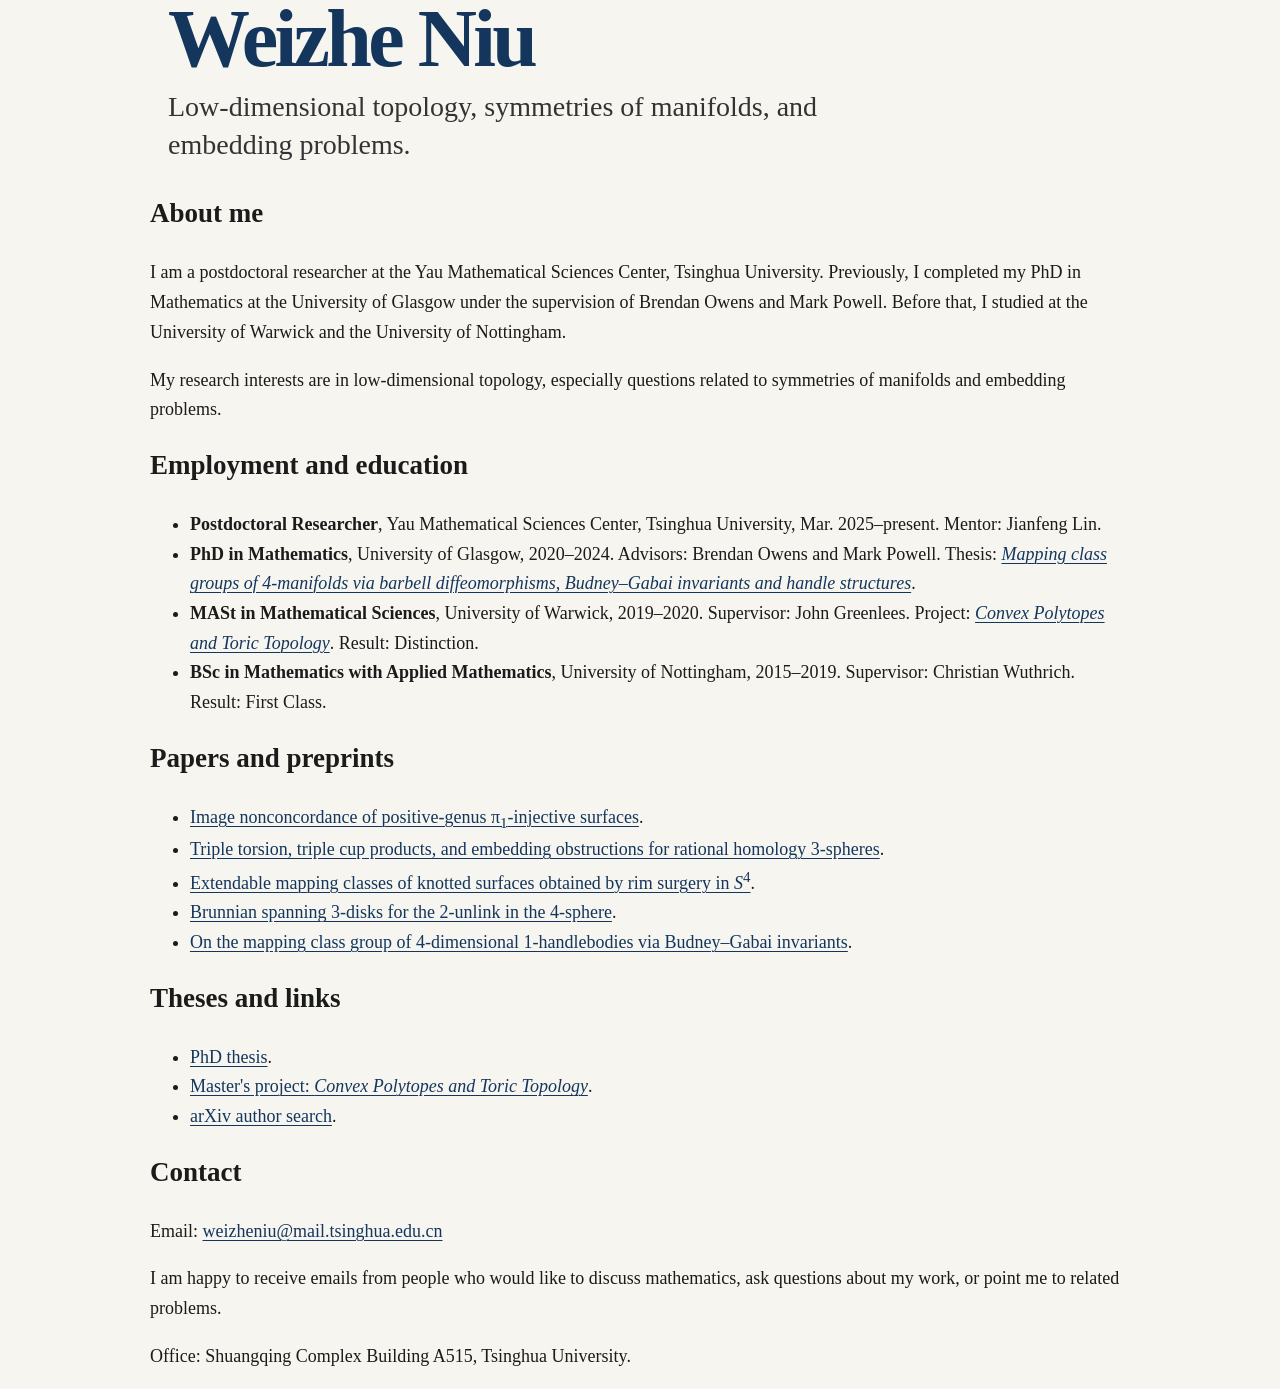
<file: index.html>
<!doctype html>
<html lang="en">
<head>
  <meta charset="utf-8">
  <meta name="viewport" content="width=device-width, initial-scale=1">
  <title>Weizhe Niu | Mathematics</title>
  <meta name="description" content="Personal webpage of Weizhe Niu, postdoctoral researcher at Yau Mathematical Sciences Center, Tsinghua University. Research interests: low-dimensional topology, symmetries of manifolds, and embedding problems.">
  <meta name="keywords" content="Weizhe Niu, Niu Weizhe, low-dimensional topology, symmetries of manifolds, embedding problems, 4-manifolds, mapping class groups, knotted surfaces, YMSC, Tsinghua University">
  <meta name="author" content="Weizhe Niu">
  <meta name="robots" content="index, follow">
  <link rel="canonical" href="https://zy18859wz.github.io/">

  <meta property="og:title" content="Weizhe Niu | Mathematics">
  <meta property="og:description" content="Personal webpage of Weizhe Niu. Low-dimensional topology, symmetries of manifolds, and embedding problems.">
  <meta property="og:type" content="website">
  <meta property="og:url" content="https://zy18859wz.github.io/">
  <meta name="twitter:card" content="summary">

  <link rel="stylesheet" href="styles.css?v=plain1">

  <script type="application/ld+json">
  {
    "@context": "https://schema.org",
    "@type": "Person",
    "name": "Weizhe Niu",
    "alternateName": "Niu Weizhe",
    "jobTitle": "Postdoctoral Researcher",
    "affiliation": {
      "@type": "Organization",
      "name": "Yau Mathematical Sciences Center, Tsinghua University"
    },
    "email": "mailto:weizheniu@mail.tsinghua.edu.cn",
    "url": "https://zy18859wz.github.io/",
    "knowsAbout": [
      "Low-dimensional topology",
      "Symmetries of manifolds",
      "Embedding problems",
      "4-manifolds",
      "Mapping class groups",
      "Knotted surfaces"
    ],
    "sameAs": [
      "https://arxiv.org/search/math?query=Weizhe+Niu&searchtype=author&abstracts=show&order=-announced_date_first&size=50",
      "https://theses.gla.ac.uk/84779/"
    ]
  }
  </script>
</head>
<body>
  <main class="page">
    <header class="site-header">
      <div class="header-text">
        <h1>Weizhe Niu</h1>
        <p class="subtitle">Low-dimensional topology, symmetries of manifolds, and embedding problems.</p>
      </div>
    </header>

    <section>
      <h2>About me</h2>
      <p>
        I am a postdoctoral researcher at the Yau Mathematical Sciences Center, Tsinghua University.
        Previously, I completed my PhD in Mathematics at the University of Glasgow under the supervision of
        Brendan Owens and Mark Powell. Before that, I studied at the University of Warwick and the University of Nottingham.
      </p>
      <p>
        My research interests are in low-dimensional topology, especially questions related to symmetries of manifolds
        and embedding problems.
      </p>
    </section>

    <section>
      <h2>Employment and education</h2>
      <ul>
        <li><strong>Postdoctoral Researcher</strong>, Yau Mathematical Sciences Center, Tsinghua University, Mar. 2025&ndash;present. Mentor: Jianfeng Lin.</li>
        <li><strong>PhD in Mathematics</strong>, University of Glasgow, 2020&ndash;2024. Advisors: Brendan Owens and Mark Powell. Thesis: <a href="https://theses.gla.ac.uk/84779/"><em>Mapping class groups of 4-manifolds via barbell diffeomorphisms, Budney&ndash;Gabai invariants and handle structures</em></a>.</li>
        <li><strong>MASt in Mathematical Sciences</strong>, University of Warwick, 2019&ndash;2020. Supervisor: John Greenlees. Project: <a href="master-thesis.pdf"><em>Convex Polytopes and Toric Topology</em></a>. Result: Distinction.</li>
        <li><strong>BSc in Mathematics with Applied Mathematics</strong>, University of Nottingham, 2015&ndash;2019. Supervisor: Christian Wuthrich. Result: First Class.</li>
      </ul>
    </section>

    <section>
      <h2>Papers and preprints</h2>
      <ul>
        <li><a href="https://arxiv.org/abs/2606.29122">Image nonconcordance of positive-genus &pi;<sub>1</sub>-injective surfaces</a>.</li>
        <li><a href="https://arxiv.org/abs/2606.12094">Triple torsion, triple cup products, and embedding obstructions for rational homology 3-spheres</a>.</li>
        <li><a href="https://arxiv.org/abs/2605.31383">Extendable mapping classes of knotted surfaces obtained by rim surgery in <em>S</em><sup>4</sup></a>.</li>
        <li><a href="https://arxiv.org/abs/2603.05063">Brunnian spanning 3-disks for the 2-unlink in the 4-sphere</a>.</li>
        <li><a href="https://arxiv.org/abs/2512.15099">On the mapping class group of 4-dimensional 1-handlebodies via Budney&ndash;Gabai invariants</a>.</li>
      </ul>
    </section>

    <section>
      <h2>Theses and links</h2>
      <ul>
        <li><a href="https://theses.gla.ac.uk/84779/">PhD thesis</a>.</li>
        <li><a href="master-thesis.pdf">Master's project: <em>Convex Polytopes and Toric Topology</em></a>.</li>
        <li><a href="https://arxiv.org/search/math?query=Weizhe+Niu&searchtype=author&abstracts=show&order=-announced_date_first&size=50">arXiv author search</a>.</li>
      </ul>
    </section>

    <section>
      <h2>Contact</h2>
      <p>Email: <a href="mailto:weizheniu@mail.tsinghua.edu.cn">weizheniu@mail.tsinghua.edu.cn</a></p>
      <p>I am happy to receive emails from people who would like to discuss mathematics, ask questions about my work, or point me to related problems.</p>
      <p>Office: Shuangqing Complex Building A515, Tsinghua University.</p>
    </section>
  </main>
</body>
</html>
</file>
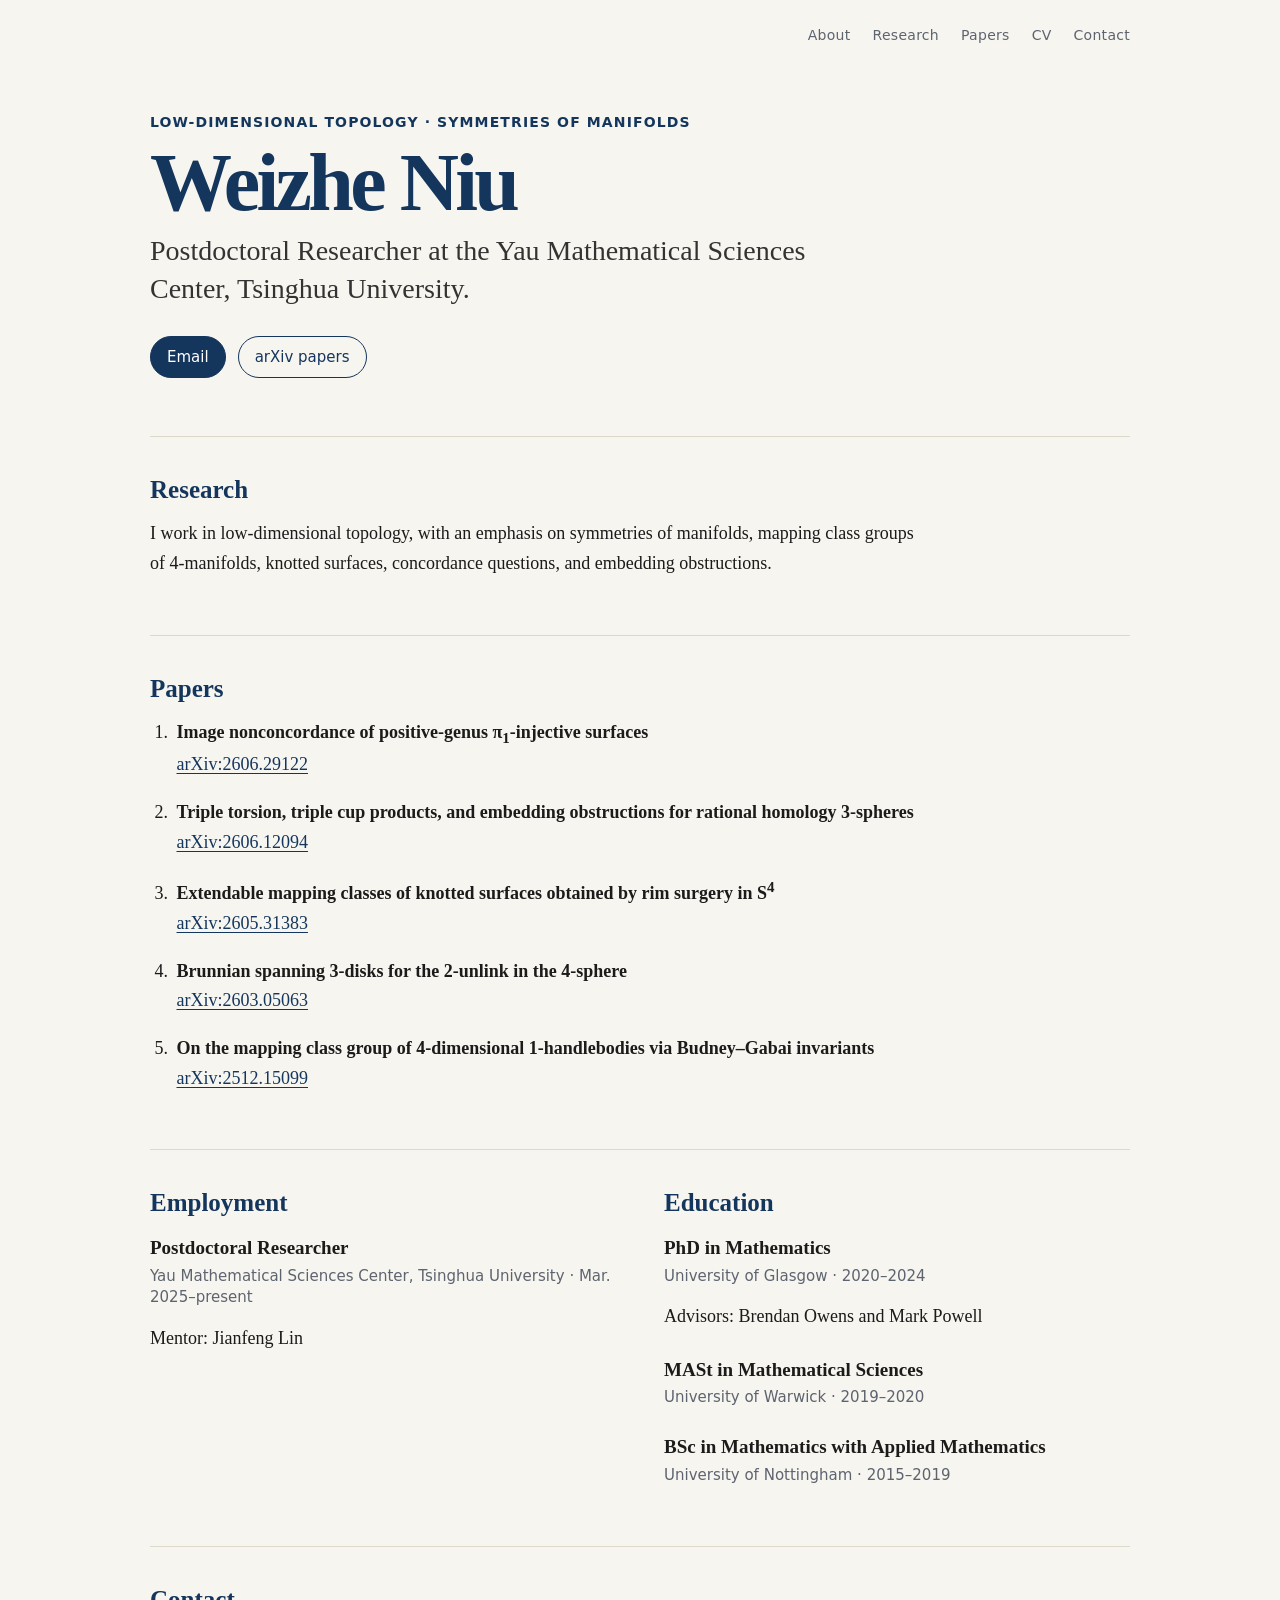
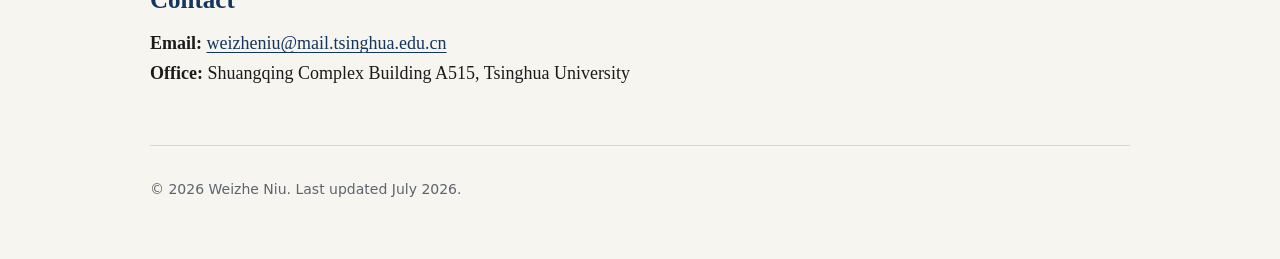
<file: index(1).html>
<!doctype html>
<html lang="en">
<head>
  <meta charset="utf-8">
  <meta name="viewport" content="width=device-width, initial-scale=1">
  <title>Weizhe Niu | Low-dimensional topology</title>
  <meta name="description" content="Weizhe Niu is a postdoctoral researcher at the Yau Mathematical Sciences Center, Tsinghua University. Research interests: low-dimensional topology and symmetries of manifolds.">
  <meta name="keywords" content="Weizhe Niu, Niu Weizhe, low-dimensional topology, 4-manifolds, mapping class groups, knotted surfaces, YMSC, Tsinghua University">
  <meta name="author" content="Weizhe Niu">
  <meta name="robots" content="index, follow">
  <meta property="og:title" content="Weizhe Niu | Low-dimensional topology">
  <meta property="og:description" content="Postdoctoral researcher at YMSC, Tsinghua University. Low-dimensional topology and symmetries of manifolds.">
  <meta property="og:type" content="website">
  <meta name="twitter:card" content="summary">
  <link rel="stylesheet" href="styles.css">
  <script type="application/ld+json">
  {
    "@context": "https://schema.org",
    "@type": "Person",
    "name": "Weizhe Niu",
    "alternateName": "Niu Weizhe",
    "jobTitle": "Postdoctoral Researcher",
    "affiliation": {
      "@type": "Organization",
      "name": "Yau Mathematical Sciences Center, Tsinghua University"
    },
    "email": "mailto:weizheniu@mail.tsinghua.edu.cn",
    "url": "https://zy18859wz.github.io/",
    "knowsAbout": [
      "Low-dimensional topology",
      "4-manifolds",
      "Mapping class groups",
      "Knotted surfaces",
      "Symmetries of manifolds"
    ],
    "sameAs": [
      "https://arxiv.org/search/math?query=Weizhe+Niu&searchtype=author&abstracts=show&order=-announced_date_first&size=50"
    ]
  }
  </script>
</head>
<body>
  <header class="site-header">
    <nav class="nav" aria-label="Main navigation">
      <a href="#about">About</a>
      <a href="#research">Research</a>
      <a href="#papers">Papers</a>
      <a href="#cv">CV</a>
      <a href="#contact">Contact</a>
    </nav>

    <section class="hero" id="about">
      <p class="eyebrow">Low-dimensional topology · Symmetries of manifolds</p>
      <h1>Weizhe Niu</h1>
      <p class="subtitle">Postdoctoral Researcher at the Yau Mathematical Sciences Center, Tsinghua University.</p>
      <div class="hero-links" aria-label="Profile links">
        <a class="button" href="mailto:weizheniu@mail.tsinghua.edu.cn">Email</a>
        <a class="button secondary" href="https://arxiv.org/search/math?query=Weizhe+Niu&searchtype=author&abstracts=show&order=-announced_date_first&size=50">arXiv papers</a>
      </div>
    </section>
  </header>

  <main>
    <section class="section" id="research">
      <h2>Research</h2>
      <p>
        I work in low-dimensional topology, with an emphasis on symmetries of manifolds,
        mapping class groups of 4-manifolds, knotted surfaces, concordance questions, and
        embedding obstructions.
      </p>
    </section>

    <section class="section" id="papers">
      <h2>Papers</h2>
      <ol class="papers">
        <li>
          <span class="paper-title">Image nonconcordance of positive-genus &pi;<sub>1</sub>-injective surfaces</span>
          <a href="https://arxiv.org/abs/2606.29122">arXiv:2606.29122</a>
        </li>
        <li>
          <span class="paper-title">Triple torsion, triple cup products, and embedding obstructions for rational homology 3-spheres</span>
          <a href="https://arxiv.org/abs/2606.12094">arXiv:2606.12094</a>
        </li>
        <li>
          <span class="paper-title">Extendable mapping classes of knotted surfaces obtained by rim surgery in S<sup>4</sup></span>
          <a href="https://arxiv.org/abs/2605.31383">arXiv:2605.31383</a>
        </li>
        <li>
          <span class="paper-title">Brunnian spanning 3-disks for the 2-unlink in the 4-sphere</span>
          <a href="https://arxiv.org/abs/2603.05063">arXiv:2603.05063</a>
        </li>
        <li>
          <span class="paper-title">On the mapping class group of 4-dimensional 1-handlebodies via Budney&ndash;Gabai invariants</span>
          <a href="https://arxiv.org/abs/2512.15099">arXiv:2512.15099</a>
        </li>
      </ol>
    </section>

    <section class="section two-column" id="cv">
      <div>
        <h2>Employment</h2>
        <div class="entry">
          <h3>Postdoctoral Researcher</h3>
          <p class="meta">Yau Mathematical Sciences Center, Tsinghua University · Mar. 2025&ndash;present</p>
          <p>Mentor: Jianfeng Lin</p>
        </div>
      </div>
      <div>
        <h2>Education</h2>
        <div class="entry">
          <h3>PhD in Mathematics</h3>
          <p class="meta">University of Glasgow · 2020&ndash;2024</p>
          <p>Advisors: Brendan Owens and Mark Powell</p>
        </div>
        <div class="entry">
          <h3>MASt in Mathematical Sciences</h3>
          <p class="meta">University of Warwick · 2019&ndash;2020</p>
        </div>
        <div class="entry">
          <h3>BSc in Mathematics with Applied Mathematics</h3>
          <p class="meta">University of Nottingham · 2015&ndash;2019</p>
        </div>
      </div>
    </section>

    <section class="section" id="contact">
      <h2>Contact</h2>
      <p>
        <strong>Email:</strong> <a href="mailto:weizheniu@mail.tsinghua.edu.cn">weizheniu@mail.tsinghua.edu.cn</a><br>
        <strong>Office:</strong> Shuangqing Complex Building A515, Tsinghua University
      </p>
    </section>
  </main>

  <footer>
    <p>&copy; <span id="year">2026</span> Weizhe Niu. Last updated July 2026.</p>
  </footer>

  <script>
    document.getElementById('year').textContent = new Date().getFullYear();
  </script>
</body>
</html>
</file>
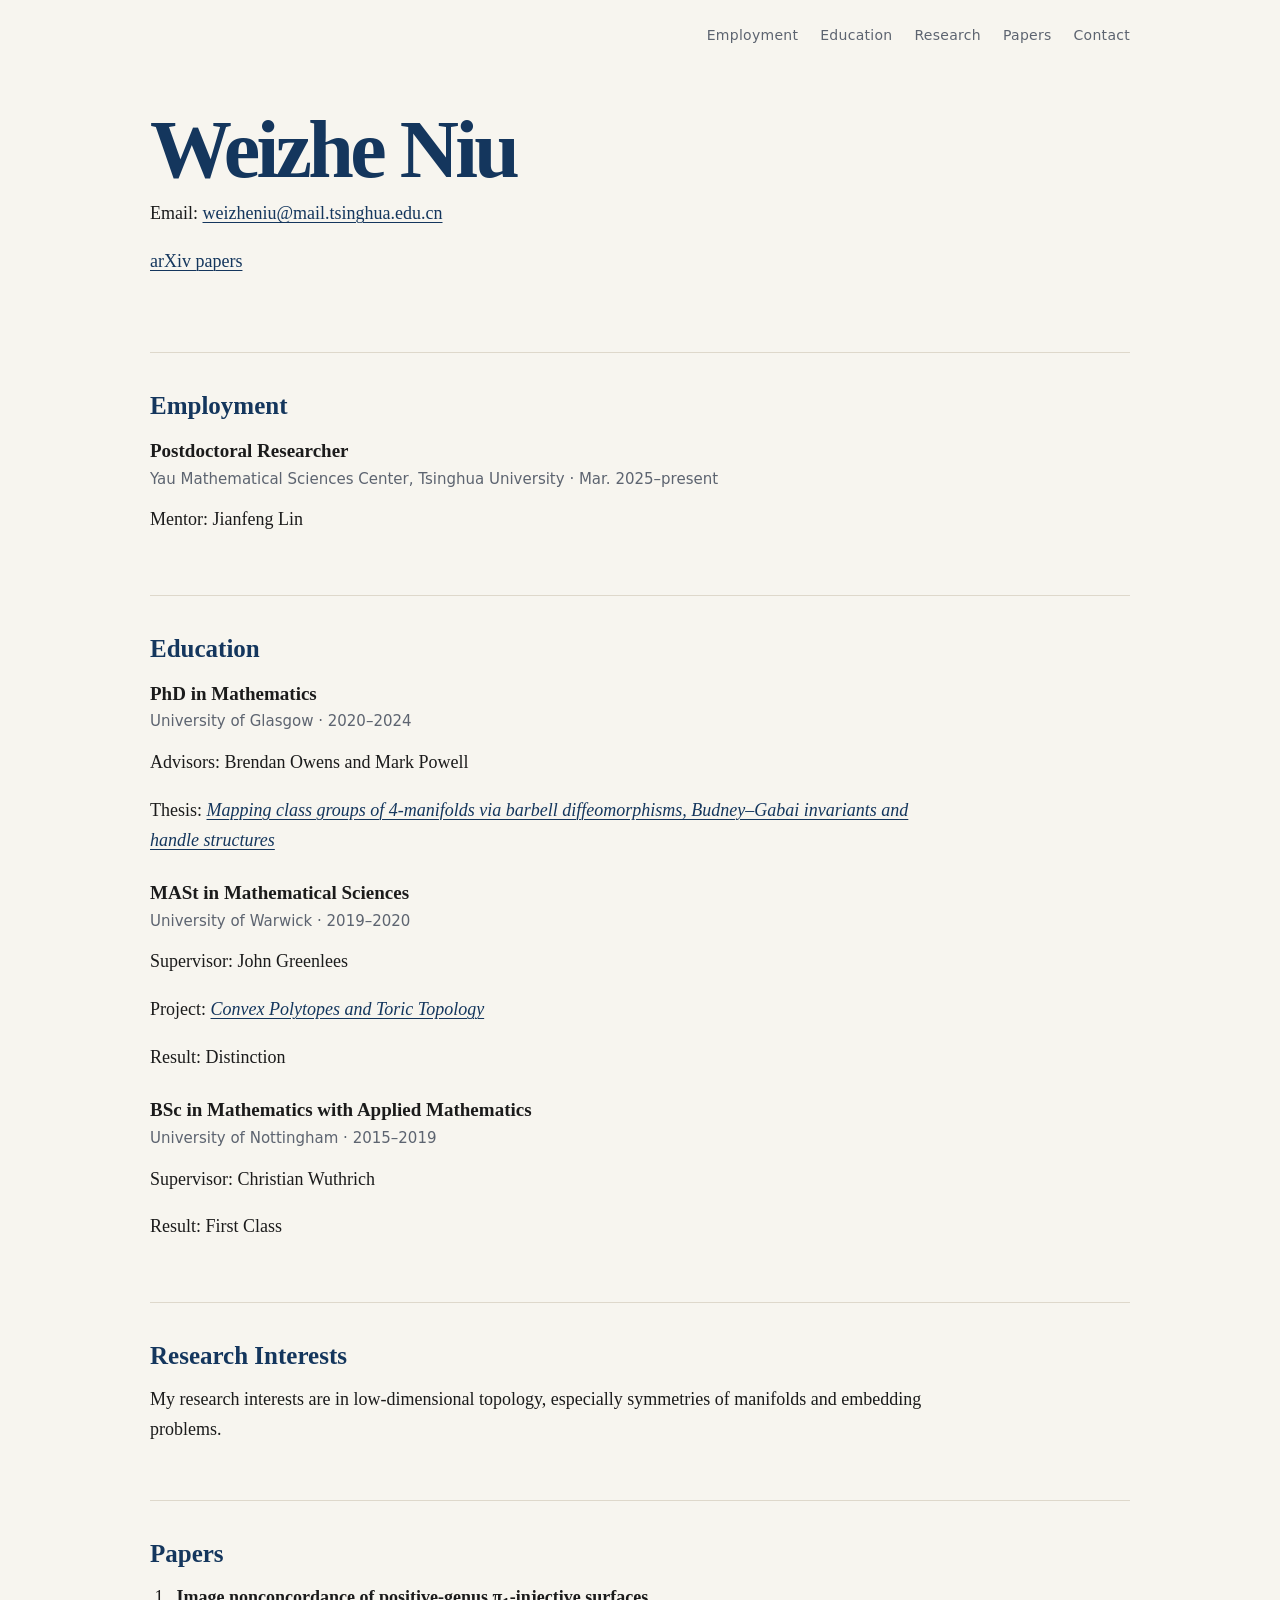
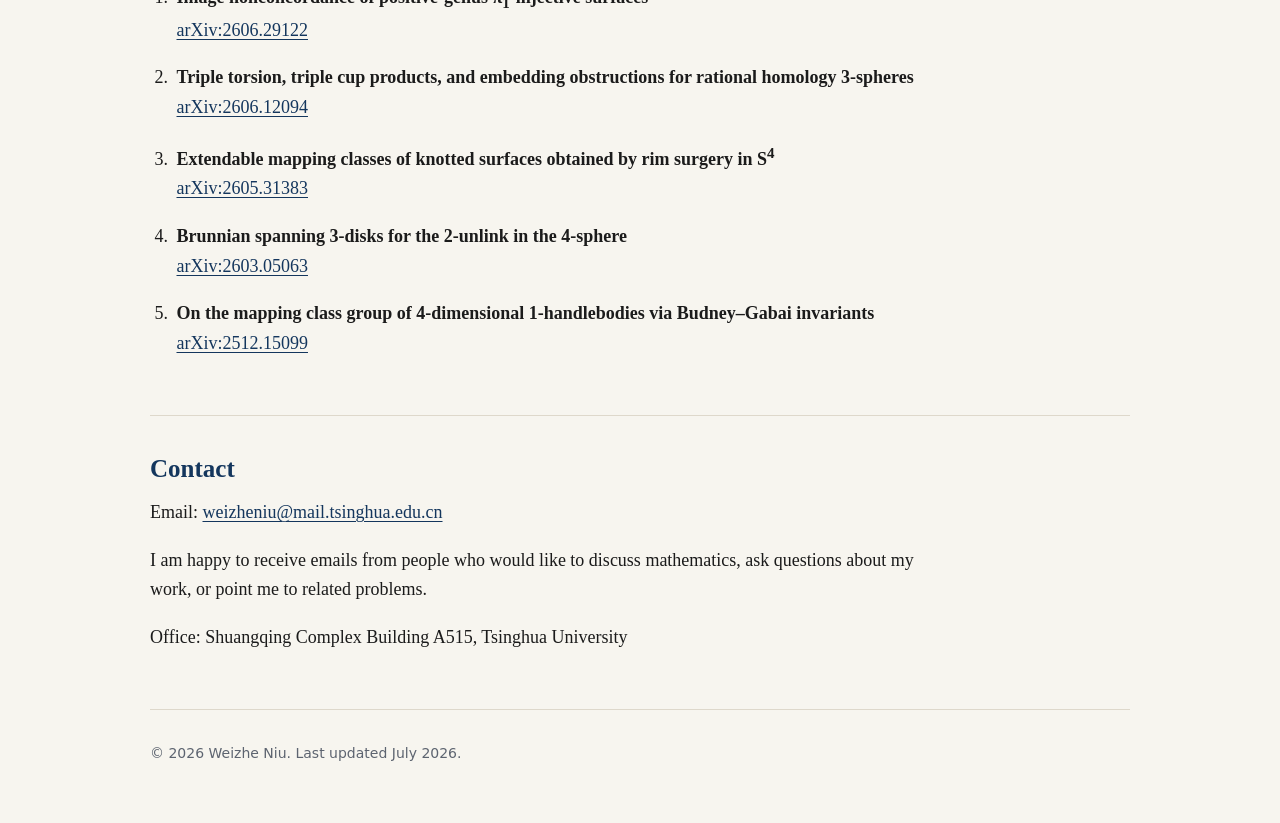
<file: index(2).html>
<!doctype html>
<html lang="en">
<head>
  <meta charset="utf-8">
  <meta name="viewport" content="width=device-width, initial-scale=1">
  <title>Weizhe Niu</title>
  <meta name="description" content="Personal webpage of Weizhe Niu. Research interests: low-dimensional topology, symmetries of manifolds, and embedding problems.">
  <meta name="keywords" content="Weizhe Niu, Niu Weizhe, low-dimensional topology, symmetries of manifolds, embedding problems, 4-manifolds, mapping class groups, knotted surfaces, YMSC, Tsinghua University">
  <meta name="author" content="Weizhe Niu">
  <meta name="robots" content="index, follow">
  <link rel="canonical" href="https://zy18859wz.github.io/">

  <meta property="og:title" content="Weizhe Niu">
  <meta property="og:description" content="Personal webpage of Weizhe Niu. Low-dimensional topology, symmetries of manifolds, and embedding problems.">
  <meta property="og:type" content="website">
  <meta property="og:url" content="https://zy18859wz.github.io/">
  <meta name="twitter:card" content="summary">

  <link rel="stylesheet" href="styles.css">

  <script type="application/ld+json">
  {
    "@context": "https://schema.org",
    "@type": "Person",
    "name": "Weizhe Niu",
    "alternateName": "Niu Weizhe",
    "jobTitle": "Postdoctoral Researcher",
    "affiliation": {
      "@type": "Organization",
      "name": "Yau Mathematical Sciences Center, Tsinghua University"
    },
    "email": "mailto:weizheniu@mail.tsinghua.edu.cn",
    "url": "https://zy18859wz.github.io/",
    "knowsAbout": [
      "Low-dimensional topology",
      "Symmetries of manifolds",
      "Embedding problems",
      "4-manifolds",
      "Mapping class groups",
      "Knotted surfaces"
    ],
    "sameAs": [
      "https://arxiv.org/search/math?query=Weizhe+Niu&searchtype=author&abstracts=show&order=-announced_date_first&size=50",
      "https://theses.gla.ac.uk/84779/"
    ]
  }
  </script>
</head>
<body>
  <header class="site-header">
    <nav class="nav" aria-label="Main navigation">
      <a href="#employment">Employment</a>
      <a href="#education">Education</a>
      <a href="#research">Research</a>
      <a href="#papers">Papers</a>
      <a href="#contact">Contact</a>
    </nav>

    <section class="hero" id="top">
      <h1>Weizhe Niu</h1>
      <p class="header-contact">
        <span>Email:</span> <a href="mailto:weizheniu@mail.tsinghua.edu.cn">weizheniu@mail.tsinghua.edu.cn</a>
      </p>
      <p class="header-links">
        <a href="https://arxiv.org/search/math?query=Weizhe+Niu&searchtype=author&abstracts=show&order=-announced_date_first&size=50">arXiv papers</a>
      </p>
    </section>
  </header>

  <main>
    <section class="section" id="employment">
      <h2>Employment</h2>
      <div class="entry">
        <h3>Postdoctoral Researcher</h3>
        <p class="meta">Yau Mathematical Sciences Center, Tsinghua University · Mar. 2025&ndash;present</p>
        <p>Mentor: Jianfeng Lin</p>
      </div>
    </section>

    <section class="section" id="education">
      <h2>Education</h2>
      <div class="entry">
        <h3>PhD in Mathematics</h3>
        <p class="meta">University of Glasgow · 2020&ndash;2024</p>
        <p>Advisors: Brendan Owens and Mark Powell</p>
        <p>
          Thesis:
          <a href="https://theses.gla.ac.uk/84779/">
            <em>Mapping class groups of 4-manifolds via barbell diffeomorphisms, Budney&ndash;Gabai invariants and handle structures</em>
          </a>
        </p>
      </div>

      <div class="entry">
        <h3>MASt in Mathematical Sciences</h3>
        <p class="meta">University of Warwick · 2019&ndash;2020</p>
        <p>Supervisor: John Greenlees</p>
        <p>
          Project:
          <a href="master-thesis.pdf">
            <em>Convex Polytopes and Toric Topology</em>
          </a>
        </p>
        <p>Result: Distinction</p>
      </div>

      <div class="entry">
        <h3>BSc in Mathematics with Applied Mathematics</h3>
        <p class="meta">University of Nottingham · 2015&ndash;2019</p>
        <p>Supervisor: Christian Wuthrich</p>
        <p>Result: First Class</p>
      </div>
    </section>

    <section class="section" id="research">
      <h2>Research Interests</h2>
      <p>
        My research interests are in low-dimensional topology, especially symmetries of
        manifolds and embedding problems.
      </p>
    </section>

    <section class="section" id="papers">
      <h2>Papers</h2>
      <ol class="papers">
        <li>
          <span class="paper-title">Image nonconcordance of positive-genus &pi;<sub>1</sub>-injective surfaces</span>
          <a href="https://arxiv.org/abs/2606.29122">arXiv:2606.29122</a>
        </li>
        <li>
          <span class="paper-title">Triple torsion, triple cup products, and embedding obstructions for rational homology 3-spheres</span>
          <a href="https://arxiv.org/abs/2606.12094">arXiv:2606.12094</a>
        </li>
        <li>
          <span class="paper-title">Extendable mapping classes of knotted surfaces obtained by rim surgery in S<sup>4</sup></span>
          <a href="https://arxiv.org/abs/2605.31383">arXiv:2605.31383</a>
        </li>
        <li>
          <span class="paper-title">Brunnian spanning 3-disks for the 2-unlink in the 4-sphere</span>
          <a href="https://arxiv.org/abs/2603.05063">arXiv:2603.05063</a>
        </li>
        <li>
          <span class="paper-title">On the mapping class group of 4-dimensional 1-handlebodies via Budney&ndash;Gabai invariants</span>
          <a href="https://arxiv.org/abs/2512.15099">arXiv:2512.15099</a>
        </li>
      </ol>
    </section>

    <section class="section" id="contact">
      <h2>Contact</h2>
      <p>
        Email: <a href="mailto:weizheniu@mail.tsinghua.edu.cn">weizheniu@mail.tsinghua.edu.cn</a>
      </p>
      <p>
        I am happy to receive emails from people who would like to discuss mathematics,
        ask questions about my work, or point me to related problems.
      </p>
      <p>
        Office: Shuangqing Complex Building A515, Tsinghua University
      </p>
    </section>
  </main>

  <footer>
    <p>&copy; <span id="year">2026</span> Weizhe Niu. Last updated July 2026.</p>
  </footer>

  <script>
    document.getElementById('year').textContent = new Date().getFullYear();
  </script>
</body>
</html>
</file>
<file: styles.css>
:root {
  --bg: #f7f5ef;
  --paper: #fffdf8;
  --ink: #1b1b1b;
  --muted: #5d6470;
  --line: #ded8cb;
  --accent: #14365d;
  --accent-soft: #e7edf5;
  --max-width: 980px;
}

* {
  box-sizing: border-box;
}

html {
  scroll-behavior: smooth;
}

body {
  margin: 0;
  background: var(--bg);
  color: var(--ink);
  font-family: Georgia, "Times New Roman", serif;
  font-size: 18px;
  line-height: 1.65;
}

a {
  color: var(--accent);
  text-decoration-thickness: 0.08em;
  text-underline-offset: 0.18em;
}

a:hover {
  text-decoration-thickness: 0.14em;
}

.site-header,
main,
footer {
  width: min(var(--max-width), calc(100% - 36px));
  margin: 0 auto;
}

.nav {
  display: flex;
  justify-content: flex-end;
  gap: 22px;
  padding: 24px 0 10px;
  font-family: system-ui, -apple-system, BlinkMacSystemFont, "Segoe UI", sans-serif;
  font-size: 14px;
  letter-spacing: 0.02em;
}

.nav a {
  color: var(--muted);
  text-decoration: none;
}

.nav a:hover {
  color: var(--accent);
}

.hero {
  padding: 54px 0 58px;
  border-bottom: 1px solid var(--line);
}

.eyebrow {
  margin: 0 0 10px;
  color: var(--accent);
  font-family: system-ui, -apple-system, BlinkMacSystemFont, "Segoe UI", sans-serif;
  font-size: 14px;
  font-weight: 700;
  letter-spacing: 0.08em;
  text-transform: uppercase;
}

h1,
h2,
h3,
p {
  margin-top: 0;
}

h1 {
  margin-bottom: 10px;
  color: var(--accent);
  font-size: clamp(48px, 8vw, 82px);
  line-height: 0.95;
  letter-spacing: -0.045em;
}

.subtitle {
  max-width: 720px;
  color: #333;
  font-size: clamp(21px, 3vw, 28px);
  line-height: 1.35;
}

.hero-links {
  display: flex;
  flex-wrap: wrap;
  gap: 12px;
  margin-top: 28px;
}

.button {
  display: inline-block;
  border: 1px solid var(--accent);
  border-radius: 999px;
  padding: 8px 16px;
  background: var(--accent);
  color: white;
  font-family: system-ui, -apple-system, BlinkMacSystemFont, "Segoe UI", sans-serif;
  font-size: 15px;
  text-decoration: none;
}

.button.secondary {
  background: transparent;
  color: var(--accent);
}

.section {
  padding: 38px 0;
  border-bottom: 1px solid var(--line);
}

.section h2 {
  margin-bottom: 14px;
  color: var(--accent);
  font-size: 25px;
  line-height: 1.2;
}

.section p {
  max-width: 780px;
}

.papers {
  padding-left: 1.25em;
  margin: 0;
}

.papers li {
  margin-bottom: 18px;
  padding-left: 4px;
}

.paper-title {
  display: block;
  font-weight: 700;
}

.two-column {
  display: grid;
  grid-template-columns: 1fr 1fr;
  gap: 48px;
}

.entry {
  margin-bottom: 22px;
}

.entry h3 {
  margin-bottom: 2px;
  font-size: 19px;
}

.meta {
  color: var(--muted);
  font-family: system-ui, -apple-system, BlinkMacSystemFont, "Segoe UI", sans-serif;
  font-size: 15px;
  line-height: 1.45;
}

footer {
  padding: 32px 0 44px;
  color: var(--muted);
  font-family: system-ui, -apple-system, BlinkMacSystemFont, "Segoe UI", sans-serif;
  font-size: 14px;
}

@media (max-width: 760px) {
  body {
    font-size: 17px;
  }

  .nav {
    justify-content: flex-start;
    flex-wrap: wrap;
    gap: 12px 18px;
  }

  .hero {
    padding-top: 36px;
  }

  .two-column {
    grid-template-columns: 1fr;
    gap: 22px;
  }
}
</file>
